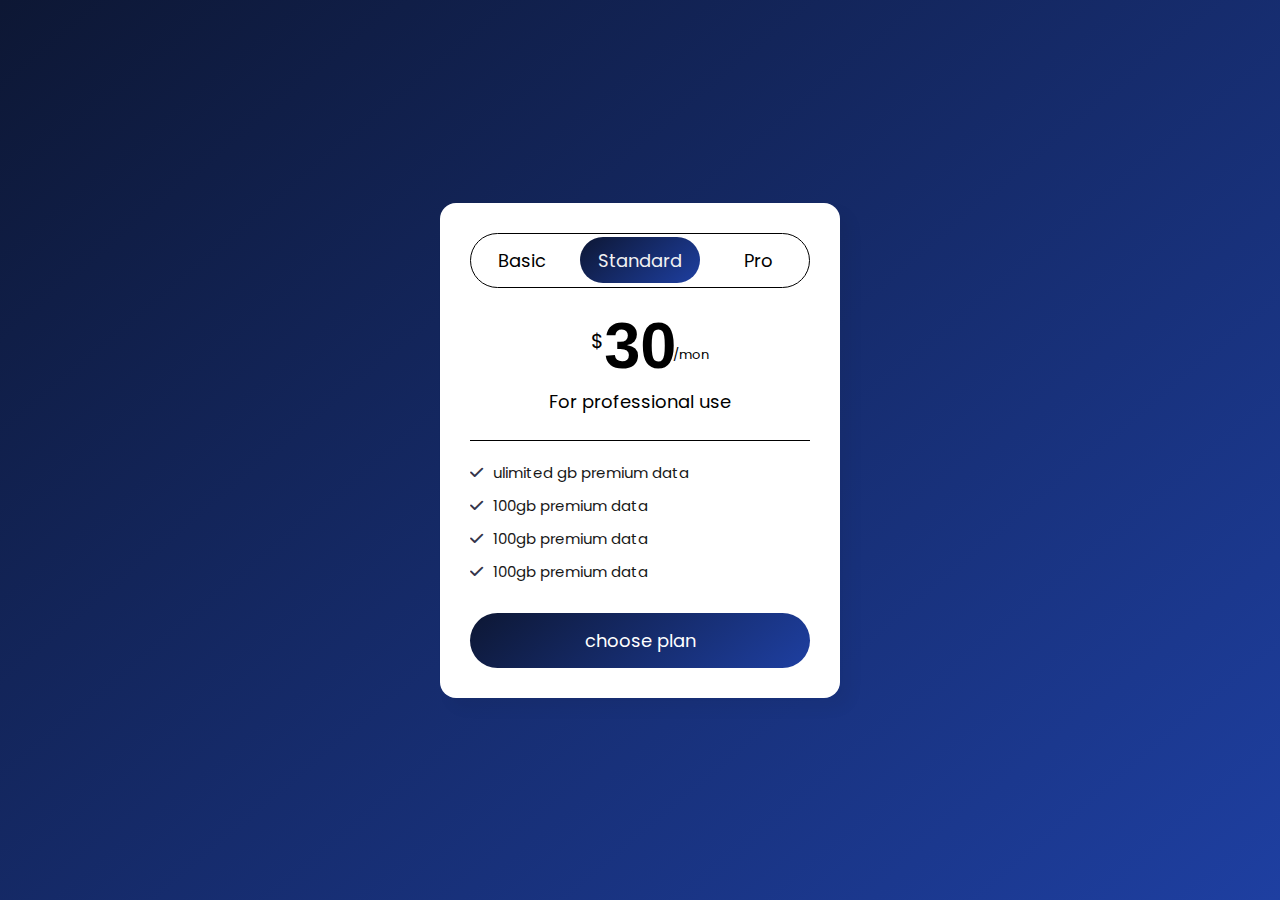
<file: card ui/index.html>
<!DOCTYPE html>
<html lang="en">

<head>
    <meta charset="UTF-8">
    <meta name="viewport" content="width=device-width, initial-scale=1.0">
    <link rel="stylesheet" href="https://cdnjs.cloudflare.com/ajax/libs/font-awesome/6.7.2/css/all.min.css" integrity="sha512-Evv84Mr4kqVGRNSgIGL/F/aIDqQb7xQ2vcrdIwxfjThSH8CSR7PBEakCr51Ck+w+/U6swU2Im1vVX0SVk9ABhg==" crossorigin="anonymous" referrerpolicy="no-referrer" />
    <link rel="stylesheet" href="style.css">
    <title>Document</title>
</head>

<body>
    <div class="wraper">
        <input type="radio" name="slider" id="tab-1"/>
        <input type="radio" name="slider" id="tab-2" checked/>
        <input type="radio" name="slider" id="tab-3"/>
        <header>
            <label for="tab-1" class="tab-1">Basic</label>
            <label for="tab-2" class="tab-2">Standard</label>
            <label for="tab-3" class="tab-3">Pro</label>
            <div class="slider"></div>
        </header>
        <div class="card-area">
            <div class="cards">
                <div class="row row-1">
                    <div class="pricing-details">
                        <span>20</span>
                        <p>For beginner use</p>
                    </div>
                    <ul class="features">
                        <li><i class="fa-solid fa-check"></i><span>100gb premium data</span></li>
                        <li><i class="fa-solid fa-check"></i><span>100gb premium data</span></li>
                        <li><i class="fa-solid fa-check"></i><span>100gb premium data</span></li>
                        <li><i class="fa-solid fa-check"></i><span>100gb premium data</span></li>
                    
                    </ul>
                </div><div class="row">
                    <div class="pricing-details">
                        <span>30</span>
                        <p>For professional use</p>
                    </div>
                    <ul class="features">
                        <li><i class="fa-solid fa-check"></i><span>ulimited gb premium data</span></li>
                        <li><i class="fa-solid fa-check"></i><span>100gb premium data</span></li>
                        <li><i class="fa-solid fa-check"></i><span>100gb premium data</span></li>
                        <li><i class="fa-solid fa-check"></i><span>100gb premium data</span></li>
                    
                    </ul>
                </div><div class="row">
                    <div class="pricing-details">
                        <span>40</span>
                        <p>For team collaboration</p>
                    </div>
                    <ul class="features">
                        <li><i class="fa-solid fa-check"></i><span>200gb premium data</span></li>
                        <li><i class="fa-solid fa-check"></i><span>100gb premium data</span></li>
                        <li><i class="fa-solid fa-check"></i><span>100gb premium data</span></li>
                        <li><i class="fa-solid fa-check"></i><span>100gb premium data</span></li>
                    
                    </ul>
                </div>
            </div>
        </div>
        <button>choose plan</button>
    </div>
</body>

</html>
</file>
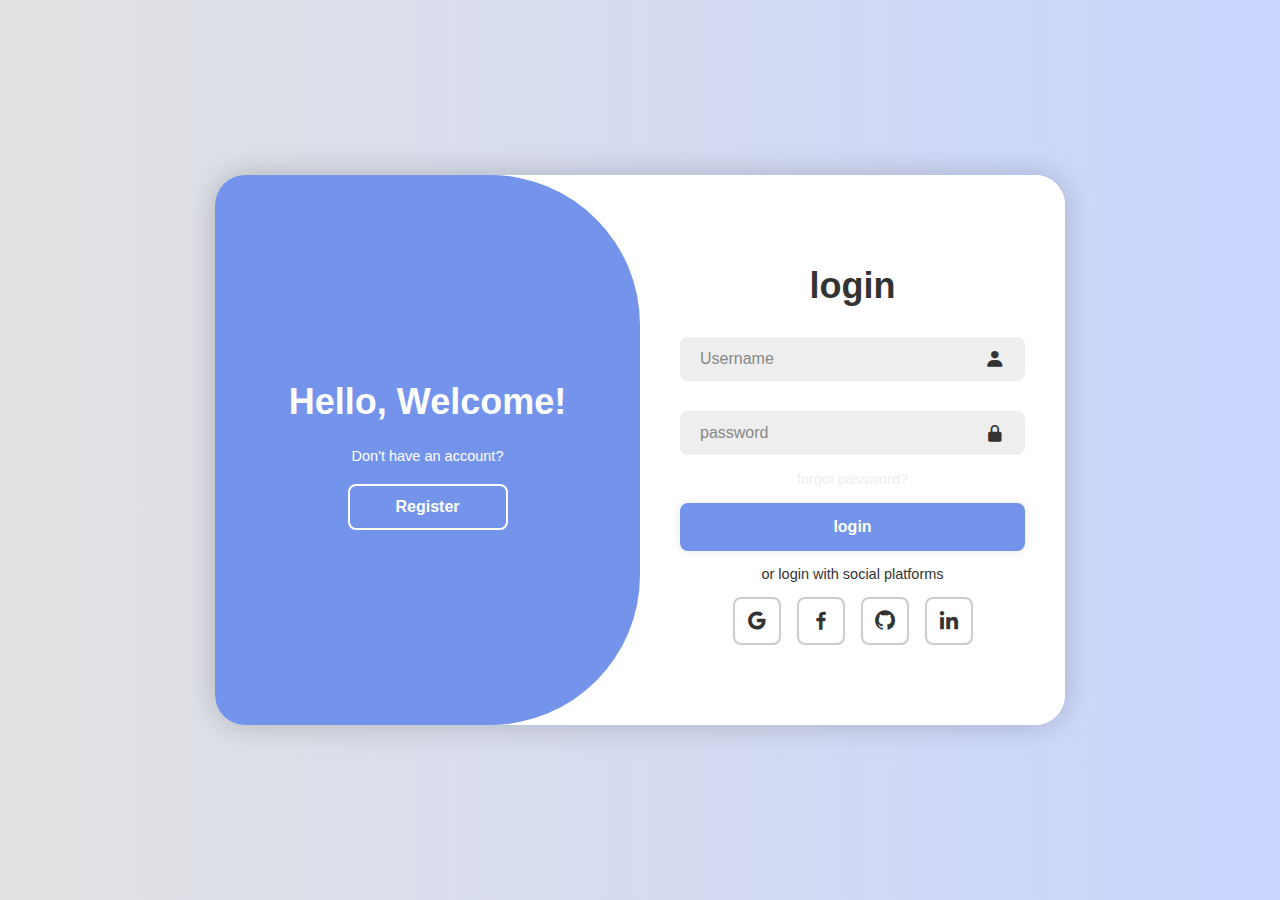
<file: login form/index.html>
<!DOCTYPE html>
<html lang="en">
  <head>
    <meta charset="UTF-8" />
    <meta name="viewport" content="width=device-width, initial-scale=1.0" />
    <title>Document</title>
    <link href='https://unpkg.com/boxicons@2.1.4/css/boxicons.min.css' rel='stylesheet'>
    <link rel="stylesheet" href="style.css" />
  </head>
  <body>
    <div class="container">
<!-- login form -->
      <div class="form-box login">
        <form action="">
            <h1>login</h1>
            <div class="input-box">
                <input type="text" placeholder="Username" 
                required>
                <i class='bx bxs-user'></i>
            </div>
            <div class="input-box">
                <input type="password" placeholder="password" 
                required>
                <i class='bx bxs-lock-alt'></i>
            </div>
            <div class="forgot-link">
                <a href="#">forgot password?</a>
            </div>
            <button type="submit" class="btn">login</button>
            <p>or login with social platforms</p>
            <div class="social-icons">
                <a href="#"><i class='bx bxl-google' ></i></a>
                <a href="#"><i class='bx bxl-facebook' ></i></a>
                <a href="#"><i class='bx bxl-github' ></i></a>
                <a href="#"><i class='bx bxl-linkedin' ></i></a>
            </div>
        </form>
      </div>
<!--Registration-->
      <div class="form-box register">
        <form action="">
            <h1>Registration</h1>
            <div class="input-box">
                <input type="text" placeholder="Username" 
                required>
                <i class='bx bxs-user'></i>
            </div>
            <div class="input-box">
                <input type="text" placeholder="Email" 
                required>
                <i class='bx bxs-envelope'></i>
            </div>
            <div class="input-box">
                <input type="password" placeholder="password" 
                required>
                <i class='bx bxs-lock-alt'></i>
            </div>
            <button type="submit" class="btn">Register</button>
            <p>or Register with social platforms</p>
            <div class="social-icons">
                <a href=""><i class='bx bxl-google' ></i></a>
                <a href="#"><i class='bx bxl-facebook' ></i></a>
                <a href="#"><i class='bx bxl-github' ></i></a>
                <a href="#"><i class='bx bxl-linkedin' ></i></a>
            </div>
        </form>
      </div>

      
    <!--toggle-->
    <div class="toggle-box">
       <div class="toggle-panel toggle-left">
        <h1>Hello, Welcome!</h1>
        <p>Don't have an account?</p>
        <button class="btn register-btn">Register</button>
       </div>
       <div class="toggle-panel toggle-right">
        <h1>Welcome Back!</h1>
        <p>Already have an account?</p>
        <button class="btn login-btn">Login</button>
       </div>
    </div>

    </div>


    <script src="script.js"></script>
  </body>
</html>
</file>
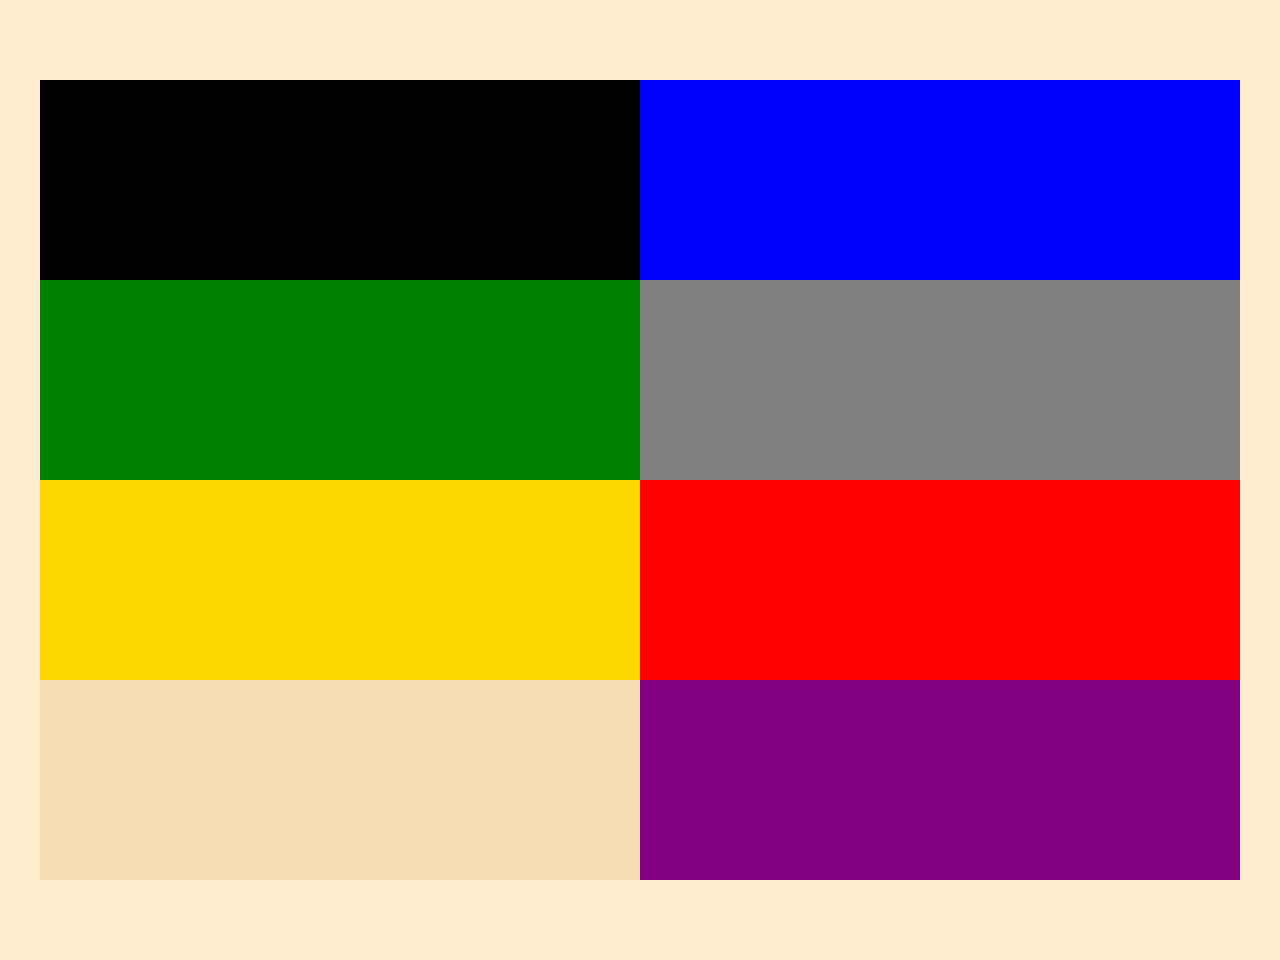
<file: practise project/task/project1/index.html>
<!DOCTYPE html>
<html lang="en">
<head>
    <meta charset="UTF-8">
    <meta name="viewport" content="width=device-width, initial-scale=1.0">
    <title>project1</title>
    <link rel="stylesheet" href="style.css">
</head>
<body>
    <section class="container">
        <section class="box-container">
        <div class="box box1"></div>
        <div class="box box2"></div>
        </section>
        <section class="box-container">
        <div class="box box3"></div>
        <div class="box box4"></div>
        </section>
        <section class="box-container">
        <div class="box box5"></div>
        <div class="box box6"></div>
        </section>
        <section class="box-container">
        <div class="box box7"></div>
        <div class="box box8"></div>
        </section>
        
</body>
</html>
</file>
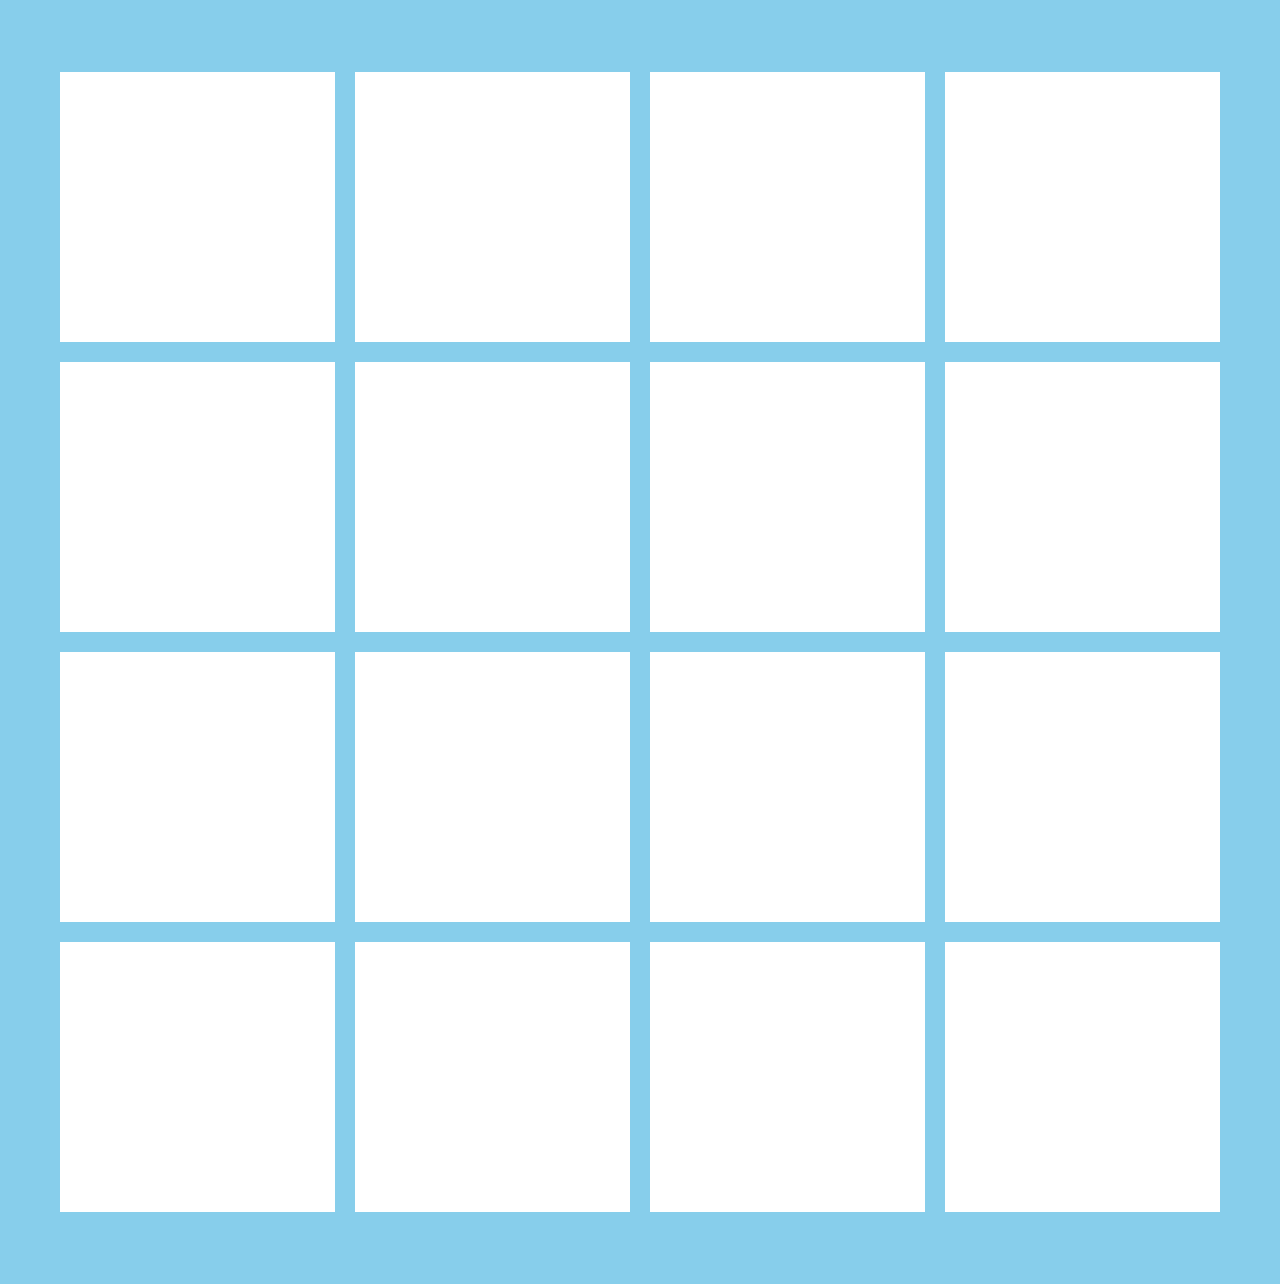
<file: practise project/task/project2/index.html>
<!DOCTYPE html>
<html lang="en">
<head>
    <meta charset="UTF-8">
    <meta name="viewport" content="width=device-width, initial-scale=1.0">
    <link rel="stylesheet" href="style.css">
    <title>project2</title>
</head>
<body>
    <section class="container grid">
        <div class="box"></div>
        <div class="box"></div>
        <div class="box"></div>
        <div class="box"></div>
        <div class="box"></div>
        <div class="box"></div>
        <div class="box"></div>
        <div class="box"></div>
        <div class="box"></div>
        <div class="box"></div>
        <div class="box"></div>
        <div class="box"></div>
        <div class="box"></div>
        <div class="box"></div>
        <div class="box"></div>
        <div class="box"></div>
    </section>
</body>
</html>
</file>
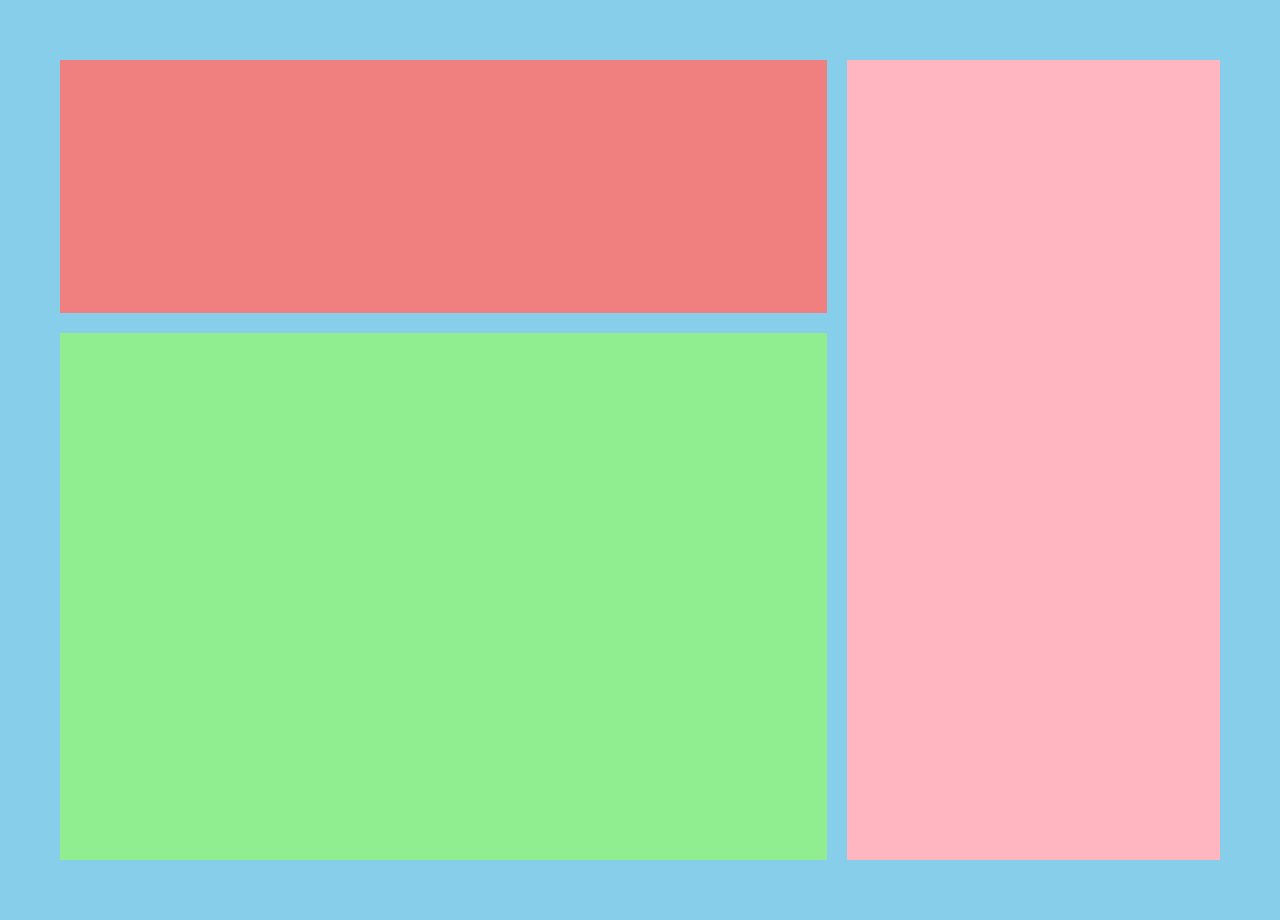
<file: practise project/task/project3/index.html>
<!DOCTYPE html>
<html lang="en">
<head>
    <meta charset="UTF-8">
    <meta name="viewport" content="width=device-width, initial-scale=1.0">
    <link rel="stylesheet" href="style.css">
    <title>project3</title>
</head>
<body>
    <section class="container grid">
        <div class="box1"></div>
        <div class="box2"></div>
        <div class="box3"></div>
    </section>
</body>
</html>
</file>
<file: card ui/style.css>
@import url("https://fonts.googleapis.com/css2?family=Poppins:wght@400;600;700&display=swap");

* {
  margin: 0;
  padding: 0;
  box-sizing: border-box;
  font-family: "Poppins", sans-serif;
}

body {
  display: flex;
  justify-content: center;
  align-items: center;
  min-height: 100vh;
  background: linear-gradient(140deg, #0d1734 0%, #1e3fa1 100%);
}

.wraper {
  width: 400px;
  background: #fff;
  border-radius: 16px;
  padding: 30px;
  box-shadow: 10px 10px 15px rgb(0,0,0,0.05);
}

.wraper header {
  height: 55px;
  display: flex;
  align-items: center;
  border: 1px solid black;
  border-radius: 30px;
  position: relative;
}

header label {
  display: flex;
  z-index: 2;
  justify-content: center;
  align-items: center;
  position: relative;
  width: 30%;
  height: 100%;
  cursor: pointer;
  font-size: 18px;
  transition: color 0.3s ease;
}
#tab-1:checked ~ header .tab-1,
#tab-2:checked ~ header .tab-2,
#tab-3:checked ~ header .tab-3 {
  color: #f1f1f1;
}

header label:nth-child(2) {
  width: 40%;
}

header .slider {
  position: absolute;
  height: 85%;
  background: linear-gradient(140deg, #0d1734 0%, #1e3fa1 100%);
  border-radius: inherit;
  transition: all 0.3s ease;
}

#tab-1:checked ~ header .slider {
  left: 0%;
  width: 90px;
  transform: translateX(5%);
}

#tab-2:checked ~ header .slider {
  left: 50%;
  width: 120px;
  transform: translateX(-50%);
}
#tab-3:checked ~ header .slider {
  left: 100%;
  width: 95px;
  transform: translateX(-105%);
}

.wraper input[type="radio"] {
  display: none;
}

.card-area{
  overflow: hidden;
}
.card-area .cards{
  width: 300%;
  display: flex;
}
.cards .row{
  width: 33.4%;
}
.cards .row-1 {
  transition: all 0.3s ease;
}
#tab-1:checked ~ .card-area .cards .row-1 {
  margin-left: 0%;
}

#tab-2:checked ~ .card-area .cards .row-1 {
  margin-left: -33.4%;
}
#tab-3:checked ~ .card-area .cards .row-1 {
  margin-left: -66.8%;
}
.row .pricing-details {
  text-align: center;
  margin: 20px 0;
  padding-bottom: 25px;
  border-bottom: 1px solid black;
}
.pricing-details span {
  font-size: 65px;
  font-weight: 600;
  position: relative;
  font-family: "noto sans", sans-serif;
}
.pricing-details span::before,
.pricing-details span::after {
  position: absolute;
  font-weight: 400;
  font-family: "Poppins", sans-serif;
}
.pricing-details span::before {
  content: "$";
  font-size: 20px;
  left: -13px;
  top: 17px;
}
.pricing-details span::after {
  content: "/mon";
  font-size: 13px;
  right: -33px;
  bottom: 17px;
}
.pricing-details p {
  font-size: 18px;
  margin-top: 5px;
}

.row .features li {
  display: flex;
  list-style: none;
  align-items: center;
  font-size: 15px;
  margin-bottom: 10px;
  /* padding: 0 10px;  */
}
.features li i {
  color: rgb(52, 52, 74);
}
.features li span {
  color: rgb(25, 24, 24);
  margin-left: 10px;
}
.wraper button {
  height: 55px;
  width: 100%;
  border: none;
  border-radius: 30px;
  margin-top: 20px;
  outline: none;
  color: #fff;
  font-size: 18px;
  cursor: pointer;
  background: linear-gradient(140deg, #0d1734 0%, #1e3fa1 100%);
  transition: transform 0.3s ease;
  &:active{
    transform: scale(0.98);
  }
}
.wraper button:active{
  background: #87c0c0;
}
</file>
<file: login form/style.css>
* {
  margin: 0;
  padding: 0;
  box-sizing: border-box;
  font-family: "Poppins", sans-serif;
}

body {
  display: flex;
  justify-content: center;
  align-items: center;
  min-height: 100vh;
  background: linear-gradient(90deg, #e2e2e2, #c9d6ff);
}

.container {
  position: relative;
  width: 850px;
  height: 550px;
  background: #fff;
  border-radius: 30px;
  box-shadow: 0 0 30px rgba(0, 0, 0, 0.2);
  margin: 20px;
  overflow: hidden;
}

.form-box {
  position: absolute;
  right: 0;
  width: 50%;
  height: 100%;
  background: #fff;
  display: flex;
  align-items: center;
  color: #333;
  text-align: center;
  padding: 40px;
  z-index: 1;
  transition: 0.6s ease-in-out 1.2s, visibility 0s 1s;
}

.container.active .form-box {
  right: 50%;
}

.form-box.register {
  visibility: hidden;
}

.container.active .form-box.register {
  visibility: visible;
}
form {
  width: 100%;
}

.container h1 {
  font-size: 36px;
  margin: 10px 0;
}

.input-box {
  position: relative;
  margin: 30px 0;
}

.input-box input {
  width: 100%;
  padding: 13px 50px 13px 20px;
  background: #eee;
  border-radius: 8px;
  border: none;
  outline: none;
  font-size: 16px;
  color: #333;
  font-weight: 500;
}

.input-box input::placeholder {
  color: #888;
  font-weight: 400;
}

.input-box i {
  position: absolute;
  right: 20px;
  top: 50%;
  transform: translateY(-50%);
  font-size: 20px;
  color: #333;
}

.forgot-link {
  margin: -15px 0 15px;
}

.forgot-link a {
  font-size: 14.5px;
  color: #eee;
  text-decoration: none;
}

.btn {
  width: 100%;
  height: 48px;
  background-color: #7494ec;
  box-shadow: 0 0 10px rgba(0, 0, 0, 0.1);
  border-radius: 8px;
  border: none;
  cursor: pointer;
  font-size: 16px;
  color: #fff;
  font-weight: 600;
}

.container p {
  font-size: 14.5px;
  margin: 15px 0;
}

.social-icons {
  display: flex;
  justify-content: center;
}

.social-icons a {
  display: inline-flex;
  padding: 10px;
  border: 2px solid #ccc;
  border-radius: 8px;
  font-size: 24px;
  color: #333;
  text-decoration: none;
  margin: 0 8px;
}

.toggle-box {
  position: absolute;
  width: 100%;
  height: 100%;
}

.toggle-box::before {
  content: "";
  position: absolute;
  left: -250%;
  width: 300%;
  height: 100%;
  background: #7494ec;
  border-radius: 150px;
  z-index: 2;
  transition: 1.8s ease-in-out;
}

.container.active .toggle-box::before {
  left: 50%;
}

.toggle-panel {
  position: absolute;
  width: 50%;
  height: 100%;
  color: #fff;
  display: flex;
  flex-direction: column;
  justify-content: center;
  align-items: center;
  z-index: 2;
}

.toggle-panel.toggle-left {
  left: 0;
  transition-delay: 1.2s;
}
.container.active .toggle-panel.toggle-left {
  left: -50%;
  transition-delay: 0.6s;
}

.toggle-panel.toggle-right {
  right: -50%;
  transition-delay: 0.6s;
}
.container.active .toggle-panel.toggle-right {
  right: 0;
  transition-delay: 1.2s;
}

.toggle-panel p {
  margin-bottom: 20px;
}

.toggle-panel .btn {
  width: 160px;
  height: 46px;
  background: transparent;
  border: 2px solid #fff;
  box-shadow: none;
}

@media screen and (max-width: 650px) {
  .container {
    height: calc(100vh - 40px);
  }

  .form-box {
    bottom: 0;
    width: 100%;
    height: 70%;
  }

  .container.active .form-box {
    right: 0;
    bottom: 30%;
  }

  .toggle-box::before {
    left: 0;
    top: -270%;
    width: 100%;
    height: 300%;
  }

  .container.active .toggle-box::before {
    left: 0;
    top: 70%;
  }
  .toggle-panel {
    width: 100%;
    height: 30%;
  }

  .toggle-panel.toggle-left {
    top: 0;
  }

  .container.active .toggle-panel.toggle-left {
    left: 0;
    top: -30%;
  }

  .toggle-panel.toggle-right {
    right: 0;
    bottom: -30%;
  }

  .container.active .toggle-panel.toggle-right {
    bottom: 0;
  }
}

@media screen and (max-width: 450px) {
  .form-box {
    padding: 20px;
  }

  .toggle-panel h1 {
    font-size: 30px;
  }
}
</file>
<file: practise project/task/project1/style.css>
* {
  margin: 0;
  padding: 0;
  box-sizing: border-box;
}
body {
  background-color: blanchedalmond;
}
.container {
  max-width: 1200px;
  height: 800px;
  background-color: black;
  margin: 80px 60px;
}

.box {
  width: 100%;
  height: 200px;
}
.box1 {
  background: black;
}
.box2 {
  background: blue;
}
.box3 {
  background: green;
}
.box4 {
  background: gray;
}
.box5 {
  background: gold;
}
.box6 {
  background: red;
}
.box7 {
  background: wheat;
}
.box8 {
  background: purple;
}
.box-container {
  display: flex;
}

/* big screen */
@media screen and (width > 1200px) {
  .container {
    margin: 80px auto;
  }
}
/* medium screen */
@media screen and( width < 1200px) and (width > 450px) {
  .container {
    margin: 40px 24px;
  }
}
/* small screen */
@media screen and (width < 450px) {
  .container {
    margin: 24px 16px;
  }
}
</file>
<file: practise project/task/project2/style.css>
* {
  margin: 0;
  padding: 0;
  box-sizing: border-box;
}
body {
  background-color: skyblue;
}
.container {
  max-width: 1200px;
  min-height: 800px;
  margin: 72px auto;
  padding: 0 20px;
}
.box {
  width: 100%;
  height: 270px;
  background-color: white;
}
.grid {
  display: grid;
  grid-template-columns: repeat(4, 1fr);
  gap: 20px;
}
@media screen and (width > 1200px) {
  .grid {
    grid-template-columns: repeat(4, 1fr);
  }
  .container {
    margin: 72px auto;
  }
}
@media screen and (width < 1200px) and (width > 450px) {
  .grid {
    grid-template-columns: repeat(2, 1fr);
  }
  .container {
    margin: 48px auto;
  }
}
@media screen and (width < 450px) {
  .grid {
    grid-template-columns: repeat(1, 1fr);
  }
  .container {
    margin: 34px auto;
  }
}
</file>
<file: practise project/task/project3/style.css>
* {
  margin: 0;
  padding: 0;
  box-sizing: border-box;
}
body {
  background-color: skyblue;
}
.container {
  max-width: 1200px;
  min-height: 800px;
  margin: 60px auto;
  padding: 0 20px;
}
.grid {
  display: grid;
  gap: 20px;
  grid-template-areas:
    "rahul rahul hero"
    "sahil sahil hero"
    "sahil sahil hero";
}
.box1 {
  grid-area: rahul;
  background: lightcoral;
}
.box2 {
  grid-area: sahil;
  background: lightgreen;
}
.box3 {
  grid-area: hero;
  background: lightpink;
}

@media screen and (width > 1200px) {
  .grid {
    grid-template-areas:
      "rahul rahul hero"
      "sahil sahil hero"
      "sahil sahil hero";
  }
}
@media screen and (width < 1200px) and (width > 450px) {
  .grid {
    grid-template-areas:
      "rahul rahul hero"
      "sahil sahil hero"
      "sahil sahil hero"
      "sahil sahil hero"
      ;
  }
}
@media screen and (width < 450px) {
  .grid {
    grid-template-areas:
      "rahul rahul"
      "sahil sahil"
      "sahil sahil"
      "sahil sahil"
      "hero hero"
      "hero hero"
      ;
  }
}
</file>
